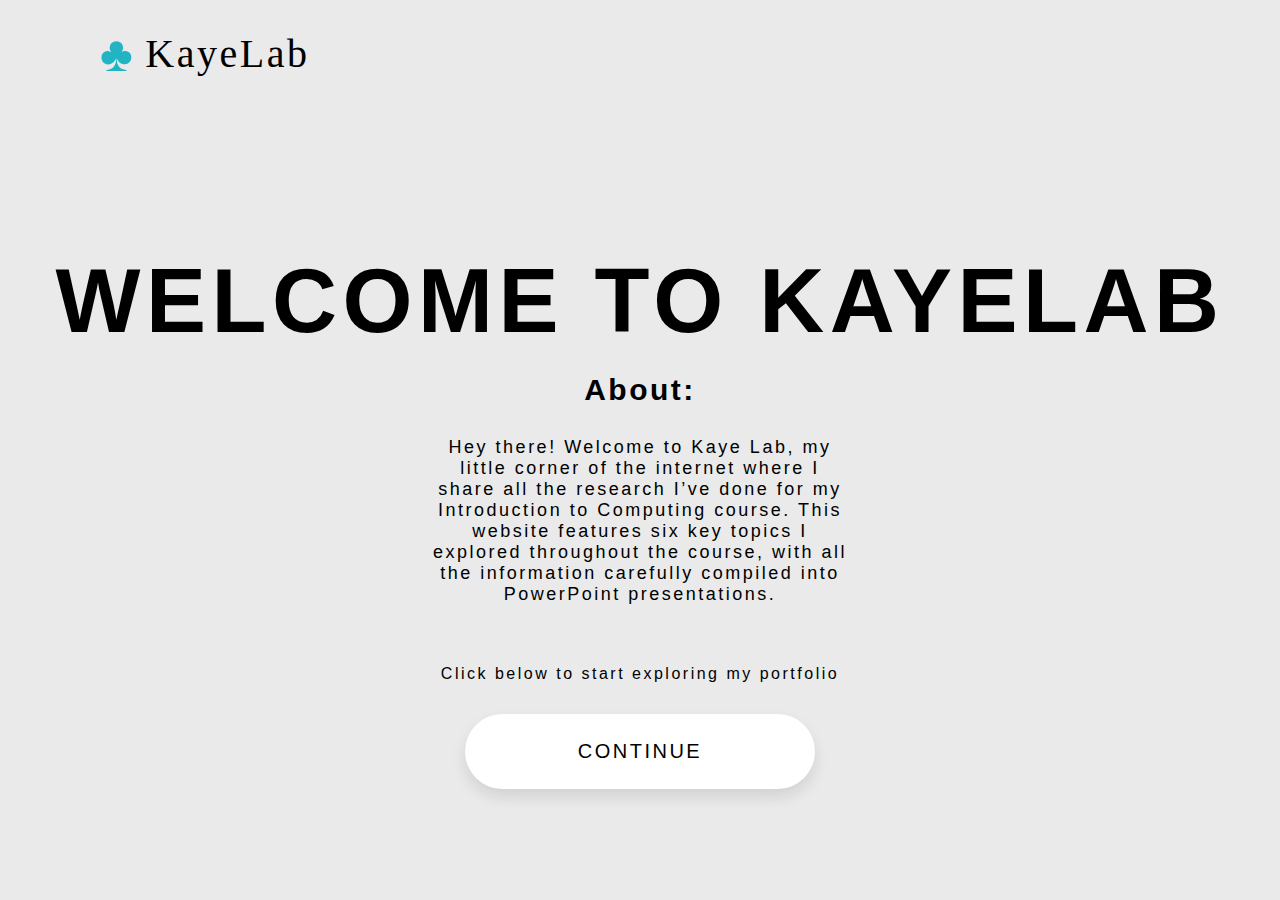
<file: Arenas_RazelKaye-CIS1102/index.html>
<!DOCTYPE html>
 <html lang="en">
<head>
  <meta charset="UTF-8">
  <meta name="viewport" content="width=device-width, initial-scale=1.0">
  <title>KayeLab</title>
  <link rel="stylesheet" href="css/style.css">
</head>
<body>
  <div class="header">
    <a>&#x2663;</a>
    <p class="WebsiteName">KayeLab</p>
  </div>

  <div class="body">
    <h1>WELCOME TO KAYELAB</h1>
    <h2>About:</h2>
    <p id="welcomemssg">Hey there! Welcome to Kaye Lab, my little corner of the internet where I share all the research
       I’ve done for my Introduction to Computing course. This website features six key topics I explored throughout 
       the course, with all the information carefully compiled into PowerPoint presentations.
      </p>
      <p> Click below to start exploring my portfolio</p>
     <button onclick="window.location.href='page2.html'">CONTINUE</button>
  </div>

</body>

</html>
</file>
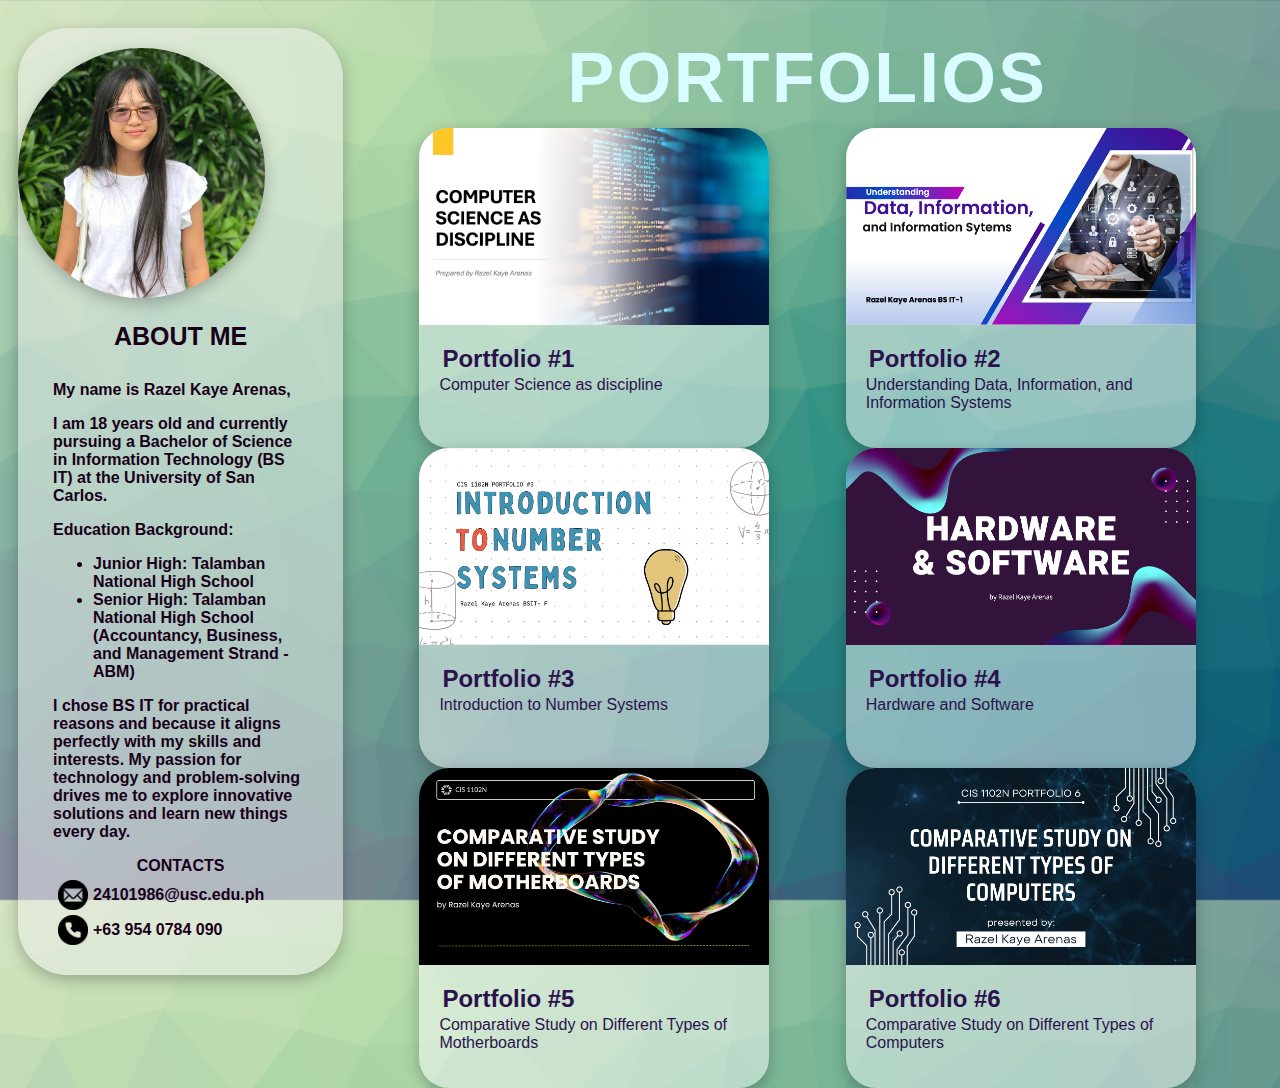
<file: Arenas_RazelKaye-CIS1102/page2.html>
<!DOCTYPE html>
<html lang="en">
<head>

  <meta charset="UTF-8">
  <meta name="viewport" content="width=device-width, initial-scale=1.0">
  <title>KayeLab</title>
  <link rel="stylesheet" href="css/page2.css">

</head>

<body>
  <div class="body">
  <div class="about_me_section"> 
  <img class="pfp"  src="css/images/pfp.jpg">
  <p class="aboutme">ABOUT ME</p>
  <div class="aboutmechuchu">
    <p>My name is Razel Kaye Arenas, </p>
    <p>I am 18 years old and currently pursuing a Bachelor of Science in Information Technology (BS IT) at the University of San Carlos.</p>
    <p>Education Background:    </p>
    <ul>
      <li>Junior High: Talamban National High School</li>
      <li>Senior High: Talamban National High School (Accountancy, Business, and Management Strand - ABM)</li>
    </ul>
    <p>I chose BS IT for practical reasons and because it aligns perfectly with my skills and interests. My passion for technology and problem-solving drives me to explore innovative solutions and learn new things every day.</p>  
    <p style="margin-bottom: 3px; text-align: center; font-weight: 800;">CONTACTS</p>
    
    <div class="contacts">
      <div class="info">
      <img class="symbols" src="css/images/email.png"> 
      <p class="tsk">24101986@usc.edu.ph</p>
    </div>
      <div class="info">
      <img class="symbols" src="css/images/phone.png">
      <p class="tsk">+63 954 0784 090</p>
    </div>
    </div>
   
  </div>
  </div>

  <div class="portfolios_section">
  <div>
    <h1 class="title"> Portfolios</h1>
  </div>

  <div class="containers"> 

    <a href="portfolio1.html" class="box">
      <div class="portfolio">
        <img class="preview"  src="css/images/portfolio1.png">
        <div class="content"> 
        <h2>Portfolio #1</h2>
        <p2>Computer Science as discipline</p2>
        </div>

      </div>
      </a>
  
      <a href="portfolio2.html" class="box">
      <div class="portfolio">
        <img class="preview"  src="css/images/portfolio2.png">

        <div class="content">
          <h2>Portfolio #2</h2>
          <p2>Understanding Data, Information, and Information Systems</p2>
            </div>

         </div>
        </a>

       <a href="portfolio3.html" class="box">
      <div class="portfolio">
        <img class="preview"  src="css/images/portfolio3.png">

        <div class="content">
        <h2>Portfolio #3</h2>
        <p2>Introduction to Number Systems</p2>
          </div>

        </div>
      </a> 

      <a href="portfolio4.html" class="box">
      <div class="portfolio">
        <img class="preview"  src="css/images/portfolio4.png">

        <div class="content"> 
        <h2>Portfolio #4</h2>
        <p2>Hardware and Software</p2>
           </div>

        </div>
      </a>

      <a href="portfolio5.html" class="box">
      <div class="portfolio">
        <img class="preview"  src="css/images/portfolio5.png">

        <div class="content"> 
        <h2>Portfolio #5</h2>
        <p2>Comparative Study on Different Types of Motherboards</p2>
         </div>

         </div>
        </a>
      
        <a href="portfolio6.html" class="box">
      <div class="portfolio">
        <img class="preview"  src="css/images/portfolio6.png">
        
        <div class="content">
        <h2>Portfolio #6</h2>
        <p2>Comparative Study on Different Types of Computers</p2>
          </div>

        </div>
      </a>

  </div>

  </div>
  </div>
</body>


</html>
</file>
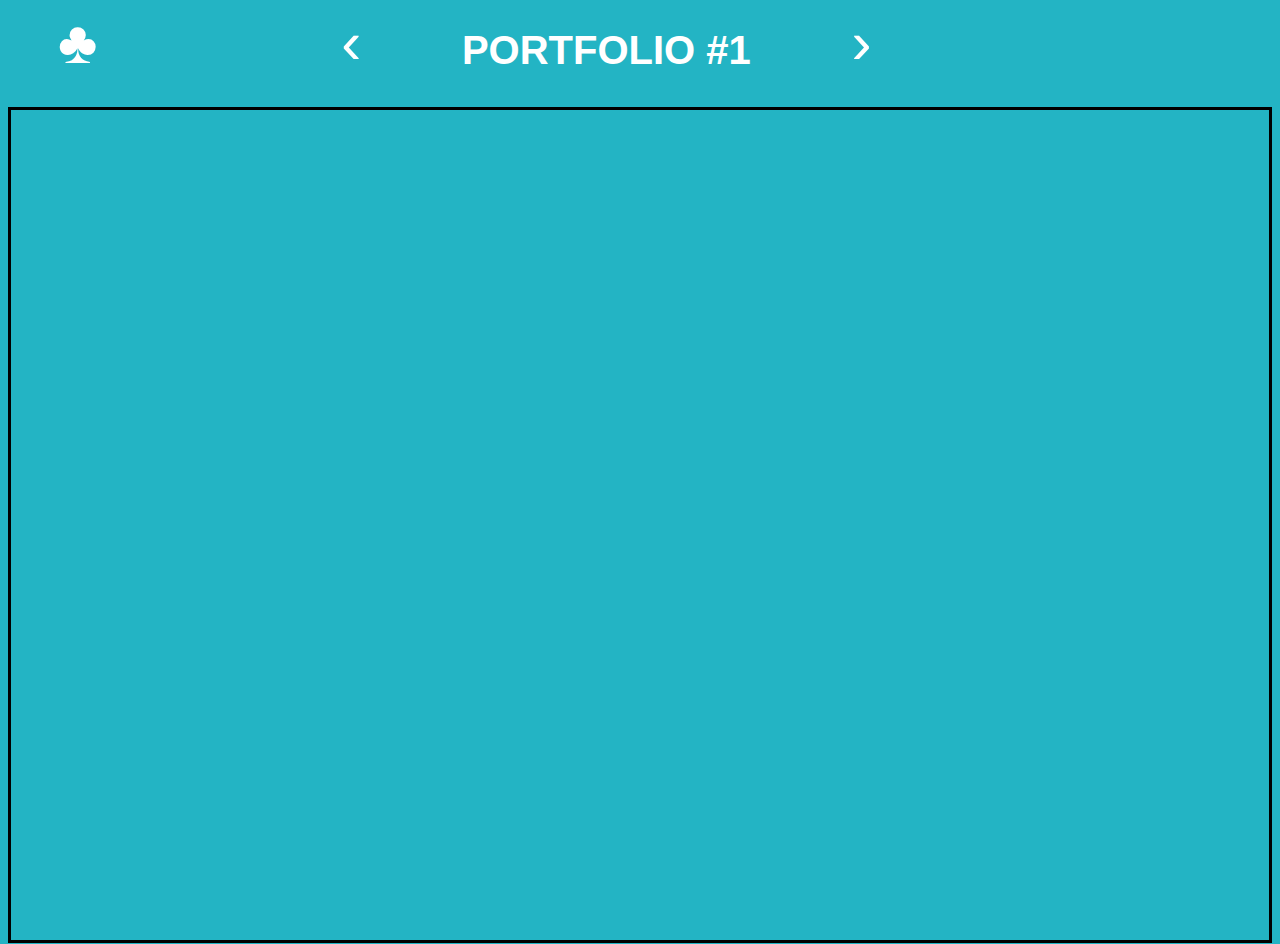
<file: Arenas_RazelKaye-CIS1102/portfolio1.html>
<!DOCTYPE html>
<html lang="en">
<head>
  <meta charset="UTF-8">
  <meta name="viewport" content="width=device-width, initial-scale=1.0">
  <title>KayeLab</title>
  <link rel="stylesheet" href="css/portfolio.css">
</head>

<body>
  <div class="AAHH">

    <div class="header"> 
      <div class="home">
        <a href="index.html">&#x2663;</a>
      </div>
      <div class="nav">
      <a href="page2.html"> &#8249;</a>
      <a href="page2.html" class="title"> PORTFOLIO #1</a>
      <a href="portfolio2.html">&#8250;</a>
      </div>
      
    </div>

    <div class="pdf"> 
      <iframe id="mypdf" src="pdf/portfolio1.pdf" frameborder="0"></iframe>
    </div>
  </div>
</body>


</html>
</file>
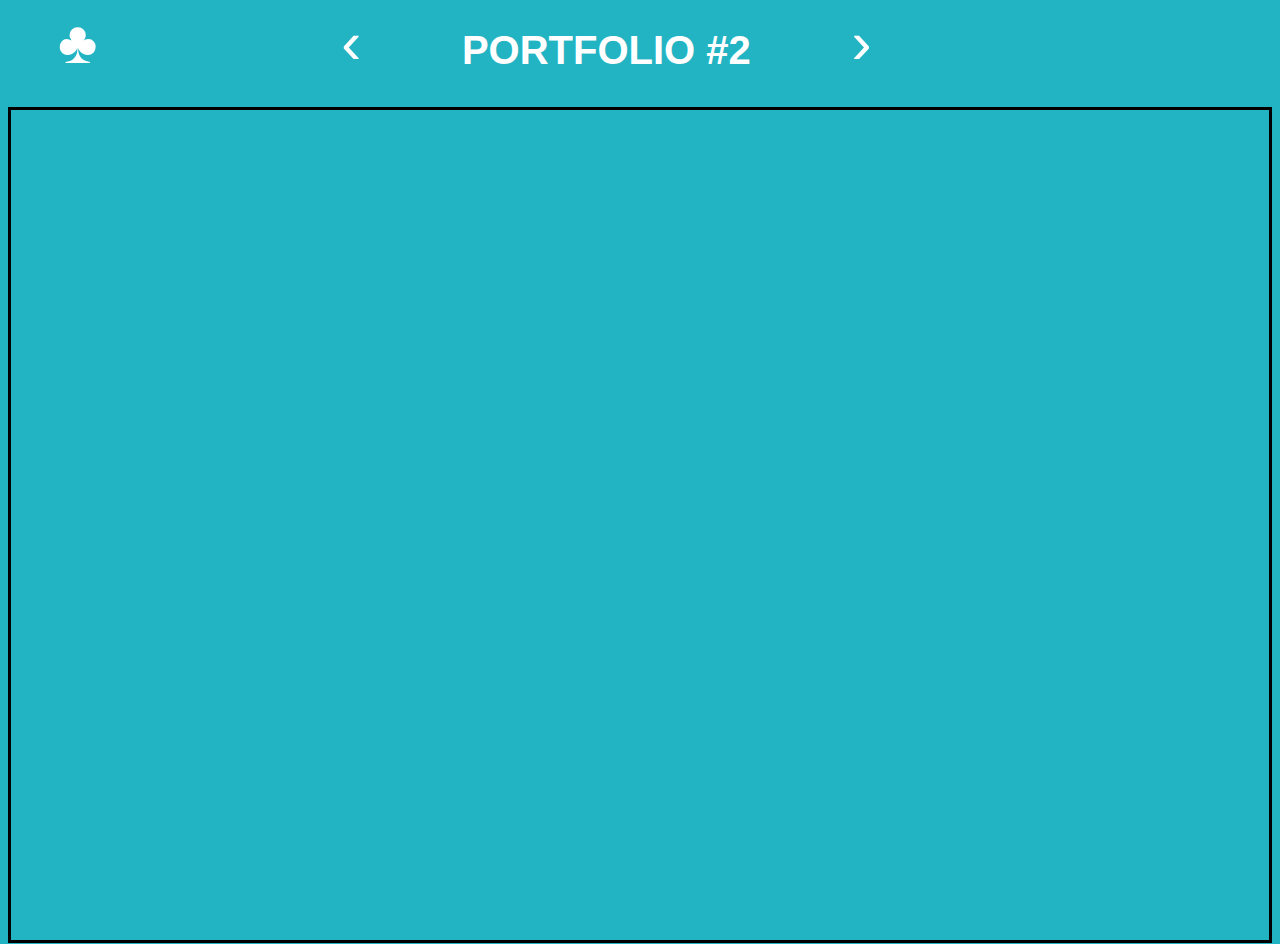
<file: Arenas_RazelKaye-CIS1102/portfolio2.html>
<!DOCTYPE html>
<html lang="en">
<head>
  <meta charset="UTF-8">
  <meta name="viewport" content="width=device-width, initial-scale=1.0">
  <title>KayeLab</title>
  <link rel="stylesheet" href="css/portfolio.css">
</head>

<body>
  <div class="AAHH">

    <div class="header"> 
      <div class="home">
        <a href="index.html">&#x2663;</a>
      </div>
      <div class="nav">
      <a href="portfolio1.html"> &#8249;</a>
      <a href="page2.html" class="title"> PORTFOLIO #2</a>
      <a href="portfolio3.html">&#8250;</a>
      </div>
      
    </div>

    <div class="pdf"> 
      <iframe id="mypdf" src="pdf/portfolio2.pdf" frameborder="0"></iframe>
    </div>
  </div>
</body>


</html>
</file>
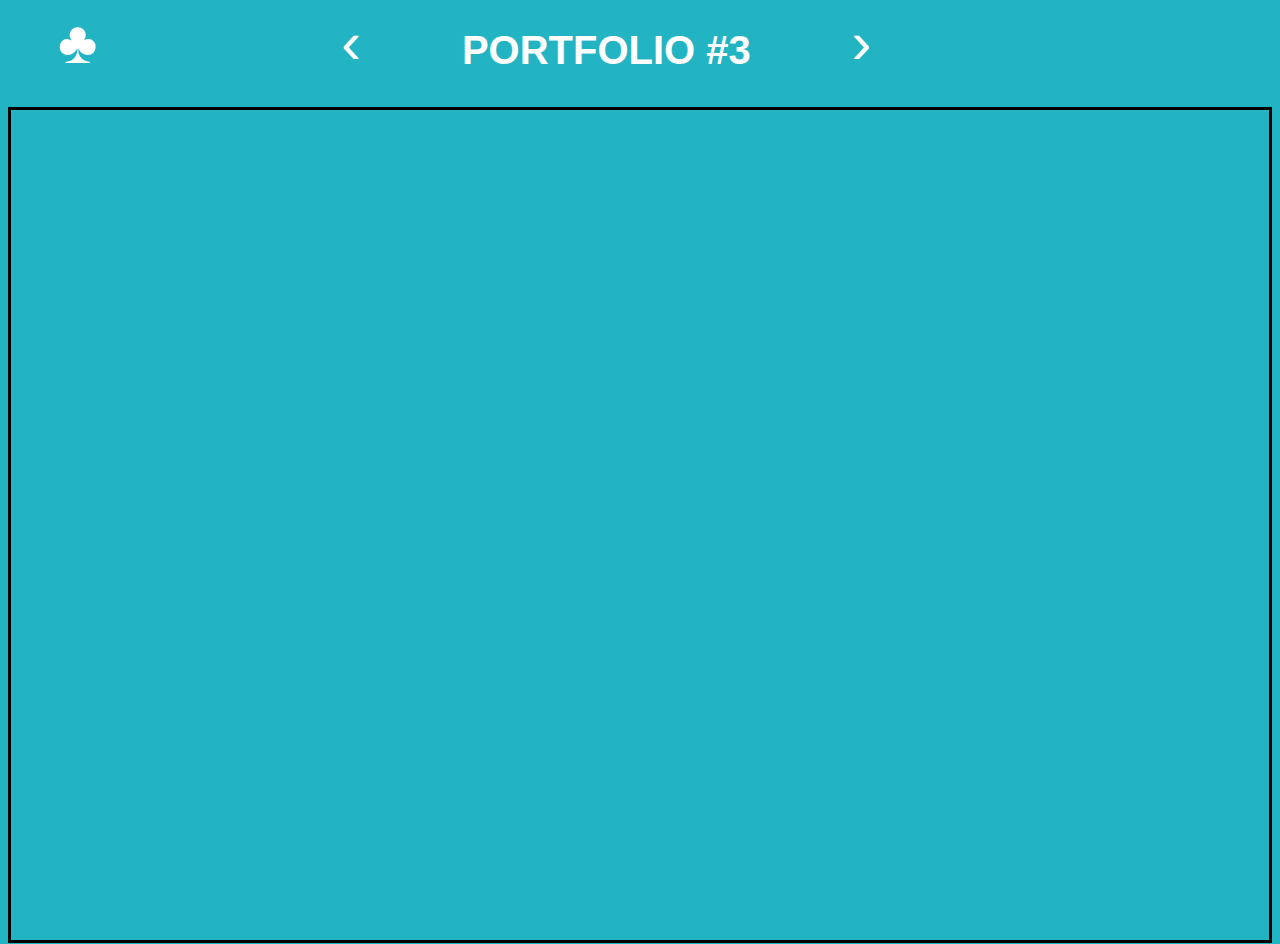
<file: Arenas_RazelKaye-CIS1102/portfolio3.html>
<!DOCTYPE html>
<html lang="en">
<head>
  <meta charset="UTF-8">
  <meta name="viewport" content="width=device-width, initial-scale=1.0">
  <title>KayeLab</title>
  <link rel="stylesheet" href="css/portfolio.css">
</head>

<body>
  <div class="AAHH">

    <div class="header"> 
      <div class="home">
        <a href="index.html">&#x2663;</a>
      </div>
      <div class="nav">
      <a href="portfolio2.html"> &#8249;</a>
      <a href="page2.html" class="title"> PORTFOLIO #3</a>
      <a href="portfolio4.html">&#8250;</a>
      </div>
      
    </div>

    <div class="pdf"> 
      <iframe id="mypdf" src="pdf/portfolio3.pdf" frameborder="0"></iframe>
    </div>
  </div>
</body>


</html>
</file>
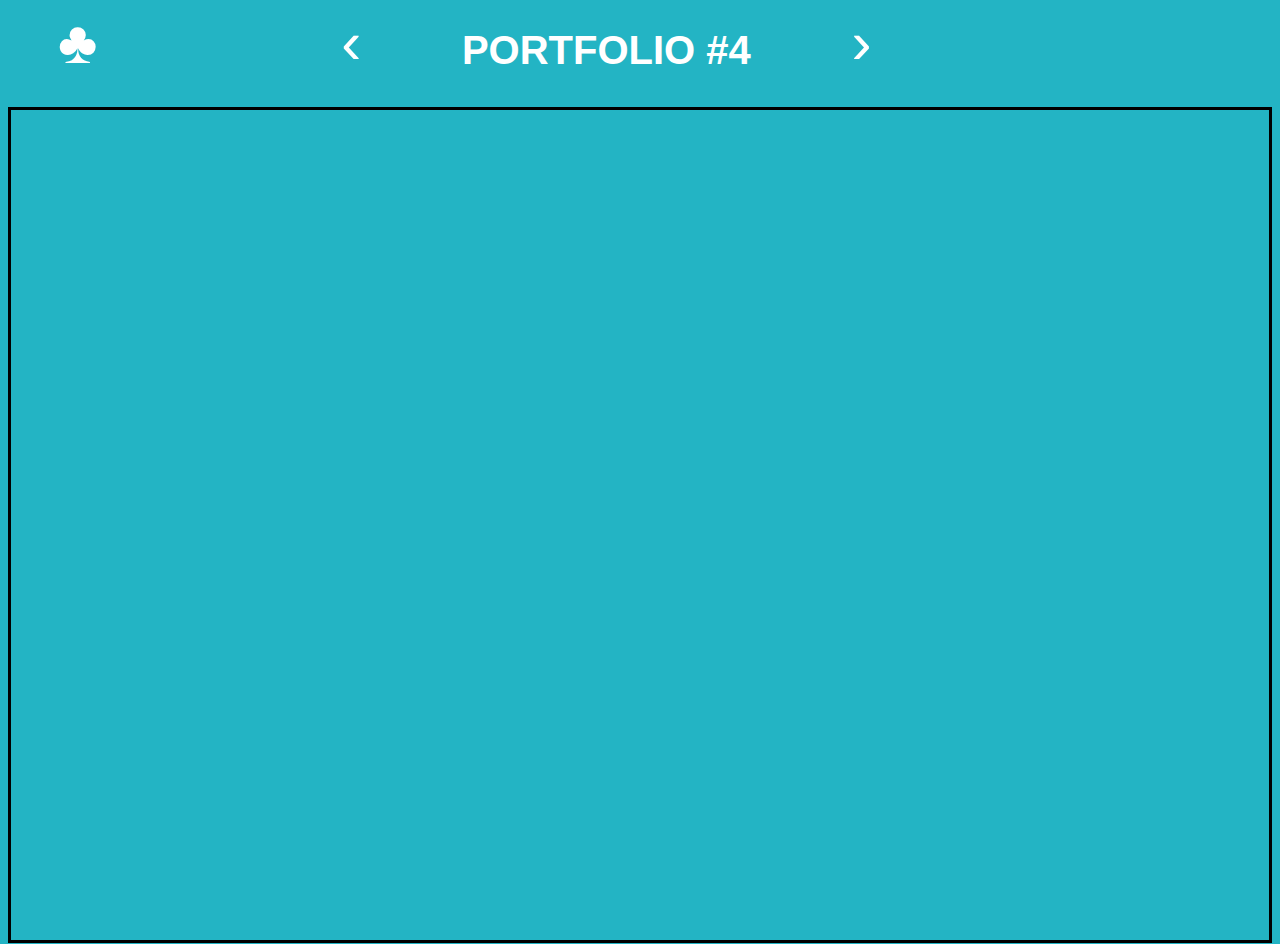
<file: Arenas_RazelKaye-CIS1102/portfolio4.html>
<!DOCTYPE html>
<html lang="en">
<head>
  <meta charset="UTF-8">
  <meta name="viewport" content="width=device-width, initial-scale=1.0">
  <title>KayeLab</title>
  <link rel="stylesheet" href="css/portfolio.css">
</head>

<body>
  <div class="AAHH">

    <div class="header"> 
      <div class="home">
        <a href="index.html">&#x2663;</a>
      </div>
      <div class="nav">
      <a href="portfolio3.html"> &#8249;</a>
      <a href="page2.html" class="title"> PORTFOLIO #4</a>
      <a href="portfolio5.html">&#8250;</a>
      </div>
      
    </div>

    <div class="pdf"> 
      <iframe id="mypdf" src="pdf/portfolio4.pdf" frameborder="0"></iframe>
    </div>
  </div>
</body>


</html>
</file>
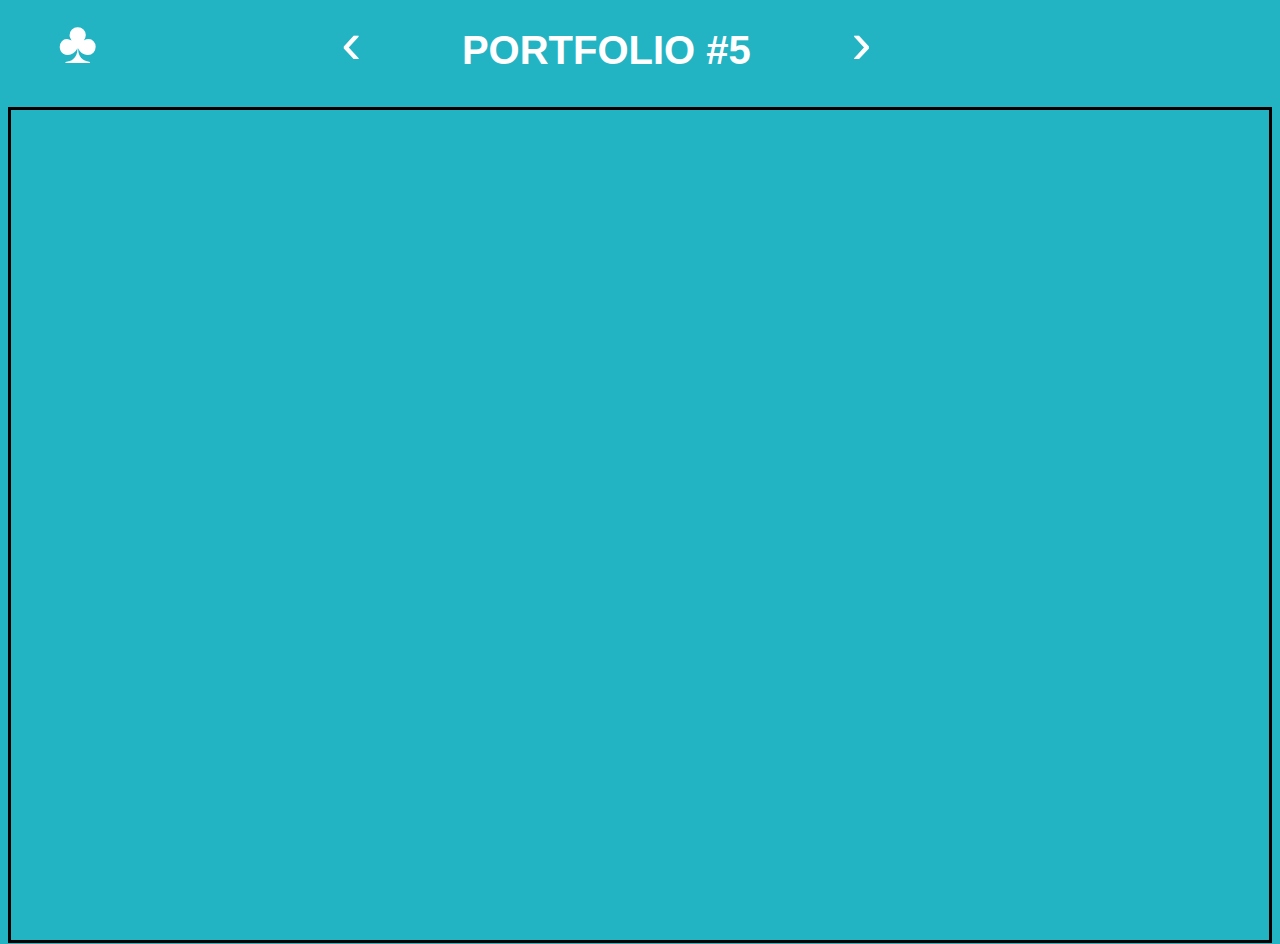
<file: Arenas_RazelKaye-CIS1102/portfolio5.html>
<!DOCTYPE html>
<html lang="en">
<head>
  <meta charset="UTF-8">
  <meta name="viewport" content="width=device-width, initial-scale=1.0">
  <title>KayeLab</title>
  <link rel="stylesheet" href="css/portfolio.css">
</head>

<body>
  <div class="AAHH">

    <div class="header"> 
      <div class="home">
        <a href="index.html">&#x2663;</a>
      </div>
      <div class="nav">
      <a href="portfolio4.html"> &#8249;</a>
      <a href="page2.html" class="title"> PORTFOLIO #5</a>
      <a href="portfolio6.html">&#8250;</a>
      </div>
      
    </div>

    <div class="pdf"> 
      <iframe id="mypdf" src="pdf/portfolio5.pdf" frameborder="0"></iframe>
    </div>
  </div>
</body>


</html>
</file>
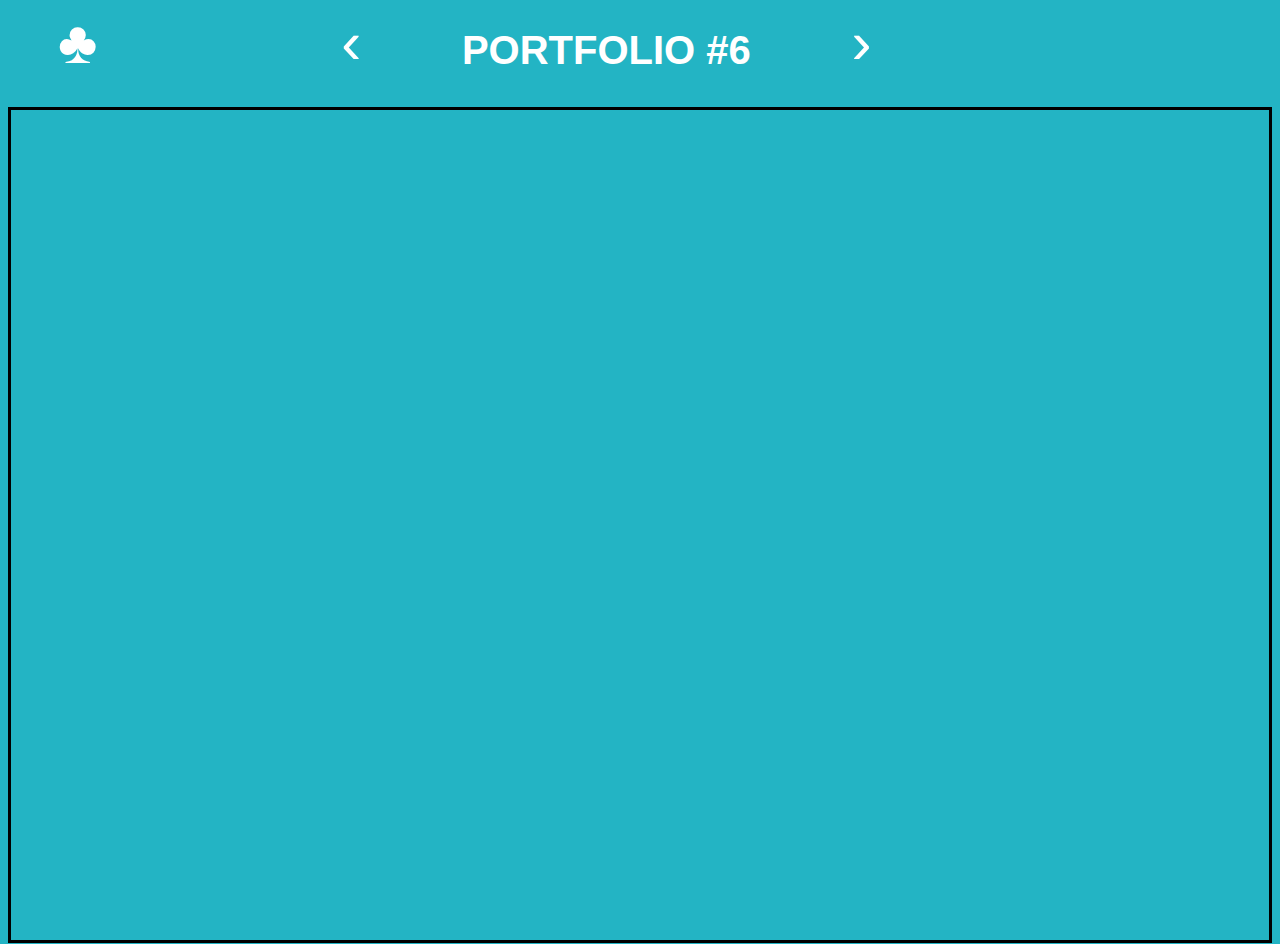
<file: Arenas_RazelKaye-CIS1102/portfolio6.html>
<!DOCTYPE html>
<html lang="en">
<head>
  <meta charset="UTF-8">
  <meta name="viewport" content="width=device-width, initial-scale=1.0">
  <title>KayeLab</title>
  <link rel="stylesheet" href="css/portfolio.css">
</head>

<body>
  <div class="AAHH">

    <div class="header"> 
      <div class="home">
        <a href="index.html">&#x2663;</a>
      </div>
      <div class="nav">
      <a href="portfolio5.html"> &#8249;</a>
      <a href="page2.html" class="title"> PORTFOLIO #6</a>
      <a href="page2.html">&#8250;</a>
      </div>
      
    </div>

    <div class="pdf"> 
      <iframe id="mypdf" src="pdf/portfolio6.pdf" frameborder="0"></iframe>
    </div>
  </div>
</body>


</html>
</file>
<file: Arenas_RazelKaye-CIS1102/css/style.css>
.header{
  position: absolute;
    top: 0px;
    left: 0px;
    right: 0px;
    height: 70px;
  padding-top: 20px;
  display: flex;
  flex-wrap: wrap;
  font-family: 'Times New Roman', Times, serif;
}

.WebsiteName{
  text-align: left;
  font-size: 40px;
  width: 300px;
  margin: 10px;

}

body{
  margin-top: 70px;

  text-align: center;
  letter-spacing: 2.5px;
  font-family: Arial, Helvetica, sans-serif; 
  background-color: #eaeaea;
}

h1{
  padding-top: 180px;
  font-size: 90px;
  letter-spacing: 5.5px;
  margin-bottom: 0px;
}

h2{
  padding-top: 20px;
  margin: 0;
  font-size: 30px;
}

#welcomemssg{
  font-size: 18px;
  margin: 30px 270px 60px 270px;
  padding:0px 150px 0px 150px;
}

button{
  padding: 1.3em 3em;
  text-transform: uppercase;
  letter-spacing: 2.5px;
  font-weight: 500;
  color: #000;
  background-color: #fff;
  height: 75px;
  width: 350px;
  font-size: 20px;
  box-shadow: 0 8px 15px rgba(0, 0, 0, 0.1);
  transition: all 0.3s ease 0s;
  cursor: pointer;
  border: none;
  border-radius: 45px;
  margin-top: 15px;
}

button:hover{
  background-color: #23b4c4;
  box-shadow: 0 15px 20px rgba(46, 211, 229, 0.4);
  color: #fff;
  transform: translateY(-7px);
}

button:active{
  transform: translateY(-1px);
}

a{
  font-size: 50px;
  margin-left: 100px;
  margin-top: 5px;
  color: #23b4c4;
}
</file>
<file: Arenas_RazelKaye-CIS1102/css/page2.css>
html{
  height: 100%;
  background: url(images/cool-background.png);
  background-size: cover;
  background-attachment: fixedxs;
  background-color: #afafaf;
  font-family: Arial, Helvetica, sans-serif;
  align-items: center;
}

.about_me_section{
 width: 35%;
 height: 100%;
 display: block;
 justify-items: center;
 background-color: #f0f0f017;
 margin-left: 10px;
 margin-top: 20px;
 border-radius: 50px;
 box-shadow: 0 5px 15px rgba(0, 0, 0, 0.25);
 background-color: #f0f0f07b;
  transition: all 0.3s ease 0s;
}

.portfolios_section{
  width: 100%;
  height: 700px;
}

.pfp{
  height: 250px;
  margin-top: 20px;
  border-radius: 200px;
  box-shadow: 0 5px 15px rgba(0, 0, 0, 0.25);
}

p,li,.title{
color: #190019;
}

.aboutme{
  font-size: 25px;
  margin-top: 20px;
  font-weight: 800;
}

p, li{
  font-weight: 600;
}

.aboutmechuchu{
  margin: 30px;
  padding-left: 5px;
  padding-right: 5PX;
}


.title{
  text-align: center;
  font-size: 70px;
  margin-bottom: 10px;
  text-transform: uppercase;
  font-weight: bold;
  letter-spacing: 2.5px;
  margin-top: 30px;
  color: #d8fcff;
}



.body{
  display: flex;
  align-content: center;
}

.portfolio{
  border-radius: 30px;
  text-align: left;
  height: 320px;
  width: 350px;
  border-color: black;
  border: none;
  box-shadow: 0 5px 15px rgba(0, 0, 0, 0.25);
  background-color: #ffffff7b;
  transition: all 0.3s ease 0s;
}

.portfolio:hover, .about_me_section:hover{
  background-color: #c6faffee;
  box-shadow: 0 5px 20px rgba(46, 171, 229, 0.4);
  color: #fff;
  transform: translateY(-7px);
}


.preview{
  width: 350px;
  border-top-left-radius: 30px;
  border-top-right-radius: 30px;
  height: fit-content;
}

h2{
  margin: 3px;
}

a{
  color: #FBE4D8;
  text-decoration: none;
}

.content{
  padding-left: 20px;
  padding-top: 13px;
  padding-right: 20px;
  color: #2b124c;
}

.containers{
  display: flex;
  width: 100%;
  height: 100%;
  flex-wrap: wrap;
  justify-content: space-evenly;
  align-items: center;
  margin-top: 0px;
}


.symbols{
  height: 30px;
  width: 30px;
  margin-right: 0px;
  align-self: center;
}

.info{
  display: flex;
  flex-wrap: wrap;
  align-items: center;
  margin: 5px;
}

.tsk{
  display: inline-block;
  margin: 5px;
}
</file>
<file: Arenas_RazelKaye-CIS1102/css/portfolio.css>
html{
  background-color: #23b4c4;
}
.AAHH{
  width: 100%;
  height: 830px;
  background-color: #23b4c4;
}

.pdf{
  height: 100%;
  border: solid;
}

#mypdf{
  width: 100%;
  height: 100%;
}

.header{
  display: flex;
  flex-wrap: wrap;
  margin-bottom: 10px;
  padding-left: 50px;
  margin-right: 300px;
  font-family: Arial, Helvetica, sans-serif;
}

.home{
  width: 20%;
}

body{
  background-color: #eaeaea;
}

.nav{
  display: flex;
  flex-wrap: wrap;
  justify-content: space-evenly;
  margin-bottom: 20px;
  align-items: start;
  width: 80%;
}

a {
  text-decoration: none;
  font-size: 60px;
  border-radius: 30px;
  color: #fff;
}

.title{
  font-size: 40px;
  margin-top: 20px;
  font-weight: 800;
}

a:hover {
    color: rgb(0, 0, 0);
}
</file>
